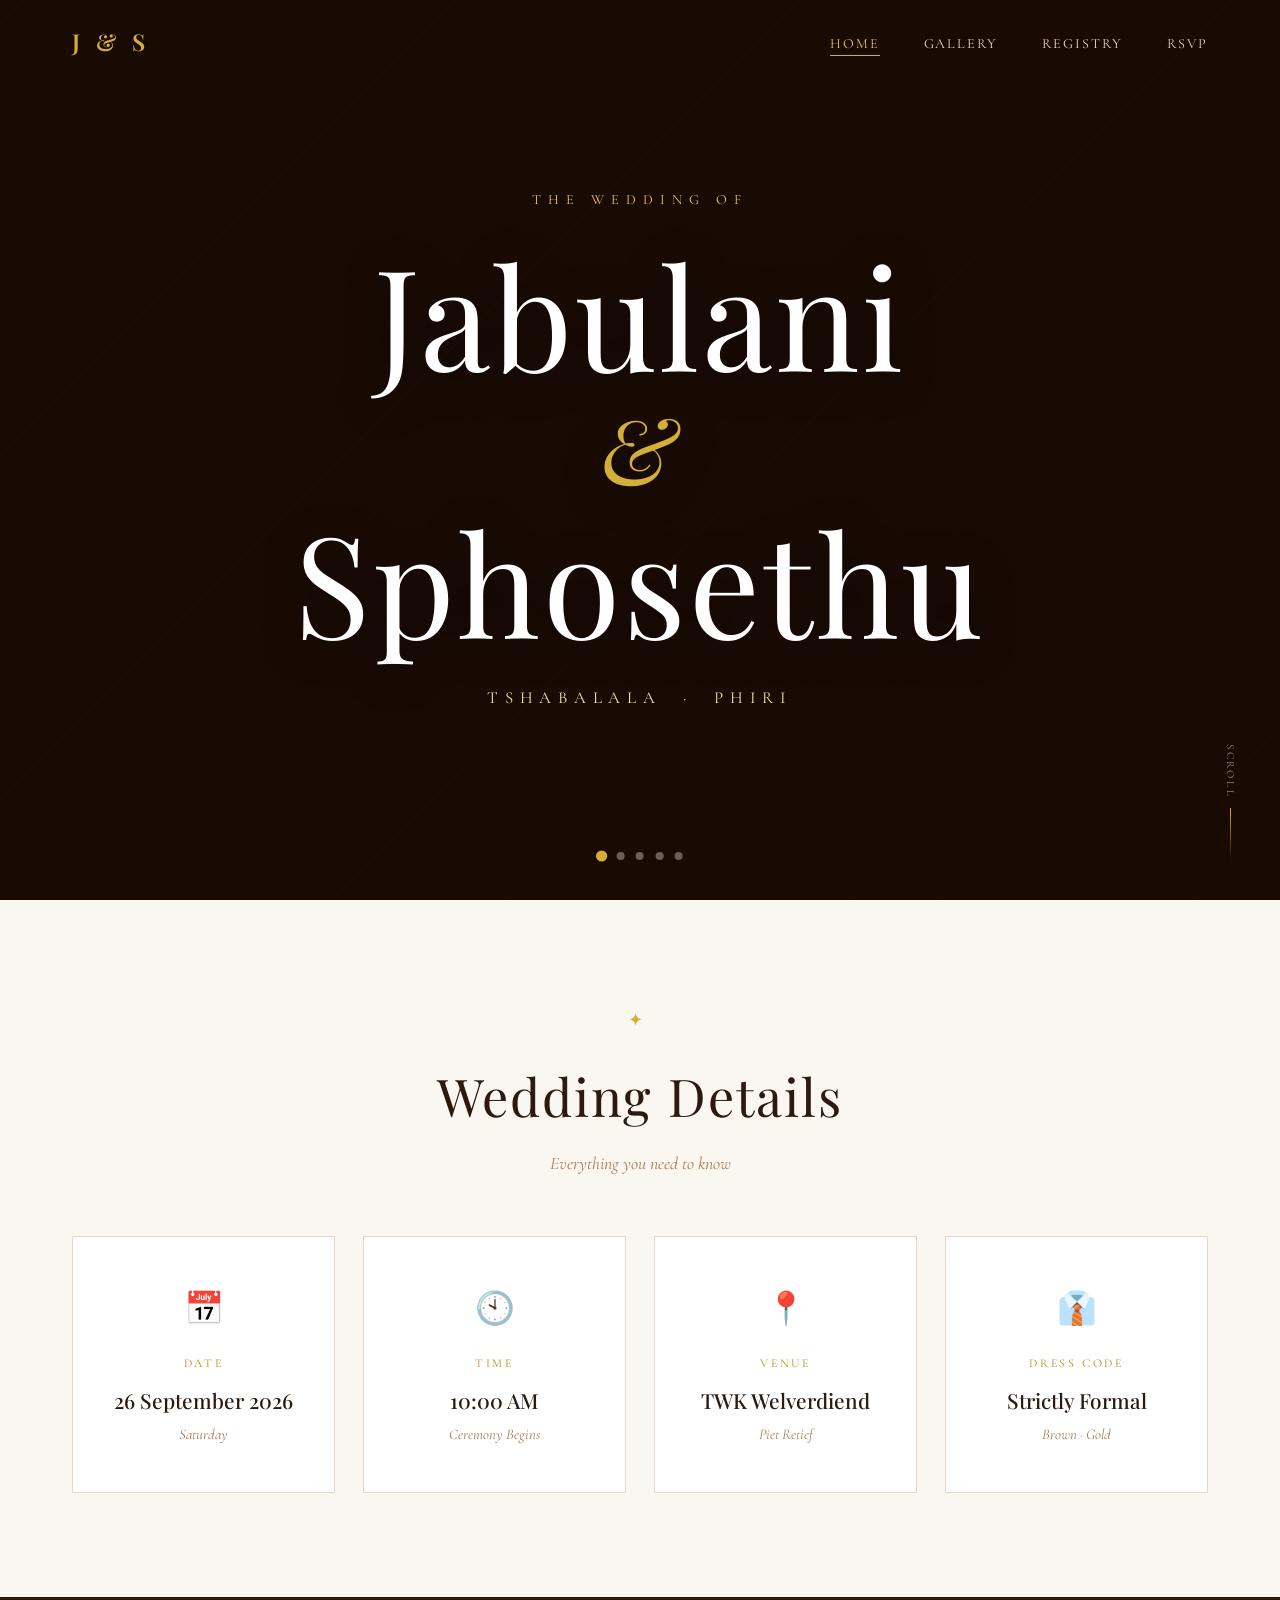
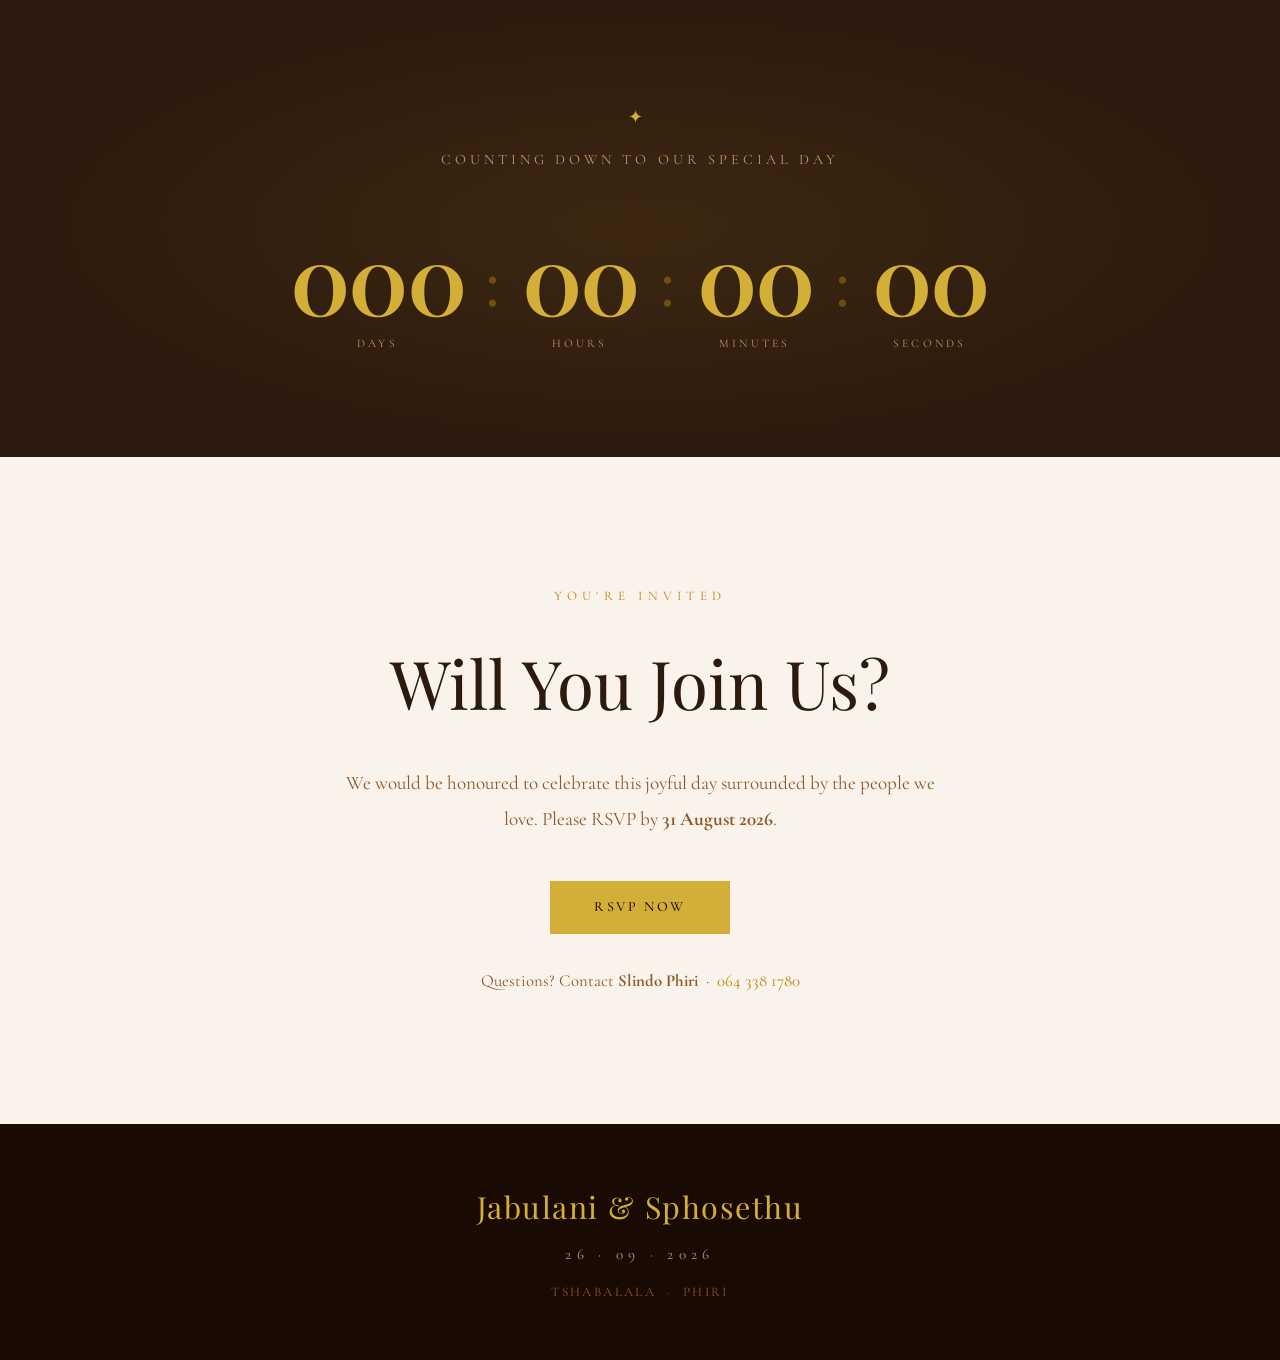
<file: index.html>
<!DOCTYPE html>
<html lang="en">
<head>
  <meta charset="UTF-8">
  <meta name="viewport" content="width=device-width, initial-scale=1.0">
  <title>Jabulani & Sphosethu | 26 September 2026</title>
  <meta name="description" content="Join us as Jabulani Tshabalala & Sphosethu Phiri celebrate their wedding on 26 September 2026 at TWK Welverdiend, Piet Retief.">
  <link rel="preconnect" href="https://fonts.googleapis.com">
  <link rel="preconnect" href="https://fonts.gstatic.com" crossorigin>
  <link href="https://fonts.googleapis.com/css2?family=Playfair+Display:ital,wght@0,400;0,500;0,600;1,400;1,600&family=Cormorant+Garamond:ital,wght@0,300;0,400;0,500;0,600;1,300;1,400&display=swap" rel="stylesheet">
  <link rel="stylesheet" href="css/styles.css">
</head>
<body>

  <!-- ============================================================
       NAVIGATION
       ============================================================ -->
  <nav class="nav" id="mainNav">
    <div class="nav__container">
      <a href="index.html" class="nav__logo">J &amp; S</a>
      <ul class="nav__links">
        <li><a href="index.html"    class="nav__link active">Home</a></li>
        <li><a href="gallery.html"  class="nav__link">Gallery</a></li>
        <li><a href="registry.html" class="nav__link">Registry</a></li>
        <li><a href="rsvp.html"     class="nav__link">RSVP</a></li>
      </ul>
      <button class="nav__hamburger" id="hamburger" aria-label="Open menu" aria-expanded="false">
        <span></span><span></span><span></span>
      </button>
    </div>
  </nav>

  <!-- Mobile nav overlay -->
  <div class="nav__mobile" id="mobileNav" role="dialog" aria-label="Navigation menu">
    <a href="index.html"    class="nav__mobile-link">Home</a>
    <a href="gallery.html"  class="nav__mobile-link">Gallery</a>
    <a href="registry.html" class="nav__mobile-link">Registry</a>
    <a href="rsvp.html"     class="nav__mobile-link">RSVP</a>
  </div>

  <!-- ============================================================
       HERO SLIDER
       ============================================================ -->
  <section class="hero" id="hero" aria-label="Hero slideshow">
    <div class="hero__slider" id="heroSlider">

      <!-- Slide 1 — Names -->
      <div class="hero__slide hero__slide--1 active" aria-hidden="false">
        <div class="hero__overlay"></div>
        <div class="hero__content">
          <p class="hero__pre">The Wedding of</p>
          <h1 class="hero__names">
            Jabulani
            <span class="hero__ampersand">&amp;</span>
            Sphosethu
          </h1>
          <p class="hero__families">Tshabalala &nbsp;·&nbsp; Phiri</p>
        </div>
      </div>

      <!-- Slide 2 — Quote -->
      <div class="hero__slide hero__slide--2" aria-hidden="true">
        <div class="hero__overlay"></div>
        <div class="hero__content">
          <p class="hero__pre">A Love Story</p>
          <h2 class="hero__quote">"Two hearts,<br>one journey"</h2>
          <p class="hero__families">Tshabalala &nbsp;·&nbsp; Phiri</p>
        </div>
      </div>

      <!-- Slide 3 — Date & Venue -->
      <div class="hero__slide hero__slide--3" aria-hidden="true">
        <div class="hero__overlay"></div>
        <div class="hero__content">
          <p class="hero__pre">Join Us</p>
          <h2 class="hero__date-display">26 September<br>2026</h2>
          <p class="hero__venue-display">TWK Welverdiend &nbsp;·&nbsp; Piet Retief</p>
        </div>
      </div>

      <!-- Slide 4 — Families -->
      <div class="hero__slide hero__slide--4" aria-hidden="true">
        <div class="hero__overlay"></div>
        <div class="hero__content">
          <p class="hero__pre">Together Forever</p>
          <h2 class="hero__quote">"Where two families<br>become one"</h2>
          <p class="hero__families">Tshabalala &nbsp;·&nbsp; Phiri</p>
        </div>
      </div>

      <!-- Slide 5 — Dress Code -->
      <div class="hero__slide hero__slide--5" aria-hidden="true">
        <div class="hero__overlay"></div>
        <div class="hero__content">
          <p class="hero__pre">Dress Code</p>
          <h2 class="hero__quote">Strictly Formal</h2>
          <p class="hero__dress">All shades of brown with a touch of gold &amp; lemon</p>
        </div>
      </div>

    </div>

    <!-- Dot indicators -->
    <div class="hero__dots" id="heroDots" role="tablist" aria-label="Slides">
      <button class="hero__dot active" data-index="0" role="tab" aria-selected="true"  aria-label="Slide 1"></button>
      <button class="hero__dot"        data-index="1" role="tab" aria-selected="false" aria-label="Slide 2"></button>
      <button class="hero__dot"        data-index="2" role="tab" aria-selected="false" aria-label="Slide 3"></button>
      <button class="hero__dot"        data-index="3" role="tab" aria-selected="false" aria-label="Slide 4"></button>
      <button class="hero__dot"        data-index="4" role="tab" aria-selected="false" aria-label="Slide 5"></button>
    </div>

    <!-- Scroll nudge -->
    <div class="hero__scroll" aria-hidden="true">
      <span>Scroll</span>
      <div class="hero__scroll-line"></div>
    </div>
  </section>

  <!-- ============================================================
       DETAILS
       ============================================================ -->
  <section class="details" id="details">
    <div class="details__container">
      <span class="section-ornament">✦</span>
      <h2 class="section-heading">Wedding Details</h2>
      <p class="section-subheading">Everything you need to know</p>

      <div class="details__grid">
        <div class="details__card">
          <div class="details__icon">📅</div>
          <p class="details__card-title">Date</p>
          <p class="details__card-text">26 September 2026</p>
          <p class="details__card-sub">Saturday</p>
        </div>
        <div class="details__card">
          <div class="details__icon">🕙</div>
          <p class="details__card-title">Time</p>
          <p class="details__card-text">10:00 AM</p>
          <p class="details__card-sub">Ceremony Begins</p>
        </div>
        <div class="details__card">
          <div class="details__icon">📍</div>
          <p class="details__card-title">Venue</p>
          <p class="details__card-text">TWK Welverdiend</p>
          <p class="details__card-sub">Piet Retief</p>
        </div>
        <div class="details__card">
          <div class="details__icon">👔</div>
          <p class="details__card-title">Dress Code</p>
          <p class="details__card-text">Strictly Formal</p>
          <p class="details__card-sub">Brown · Gold</p>
        </div>
      </div>
    </div>
  </section>

  <!-- ============================================================
       COUNTDOWN
       ============================================================ -->
  <section class="countdown" id="countdown">
    <div class="countdown__container">
      <span class="section-ornament">✦</span>
      <p class="countdown__label">Counting Down to Our Special Day</p>
      <div class="countdown__timer" id="countdownTimer" aria-live="polite" aria-atomic="true">
        <div class="countdown__unit">
          <span class="countdown__number" id="cdDays">000</span>
          <span class="countdown__text">Days</span>
        </div>
        <span class="countdown__sep" aria-hidden="true">:</span>
        <div class="countdown__unit">
          <span class="countdown__number" id="cdHours">00</span>
          <span class="countdown__text">Hours</span>
        </div>
        <span class="countdown__sep" aria-hidden="true">:</span>
        <div class="countdown__unit">
          <span class="countdown__number" id="cdMinutes">00</span>
          <span class="countdown__text">Minutes</span>
        </div>
        <span class="countdown__sep" aria-hidden="true">:</span>
        <div class="countdown__unit">
          <span class="countdown__number" id="cdSeconds">00</span>
          <span class="countdown__text">Seconds</span>
        </div>
      </div>
    </div>
  </section>

  <!-- ============================================================
       CTA
       ============================================================ -->
  <section class="cta">
    <div class="cta__container">
      <p class="cta__pre">You're Invited</p>
      <h2 class="cta__heading">Will You Join Us?</h2>
      <p class="cta__text">
        We would be honoured to celebrate this joyful day surrounded by the people
        we love. Please RSVP by <strong>31 August 2026</strong>.
      </p>
      <a href="rsvp.html" class="btn btn--primary">RSVP Now</a>
      <p class="cta__contact">
        Questions? Contact <strong>Slindo Phiri</strong>
        &nbsp;·&nbsp;
        <a href="tel:0643381780">064 338 1780</a>
      </p>
    </div>
  </section>

  <!-- ============================================================
       FOOTER
       ============================================================ -->
  <footer class="footer">
    <div>
      <p class="footer__names">Jabulani &amp; Sphosethu</p>
      <p class="footer__date">26 · 09 · 2026</p>
      <p class="footer__family">Tshabalala &nbsp;·&nbsp; Phiri</p>
    </div>
  </footer>

  <script src="js/main.js"></script>
  <script src="js/home.js"></script>
</body>
</html>
</file>
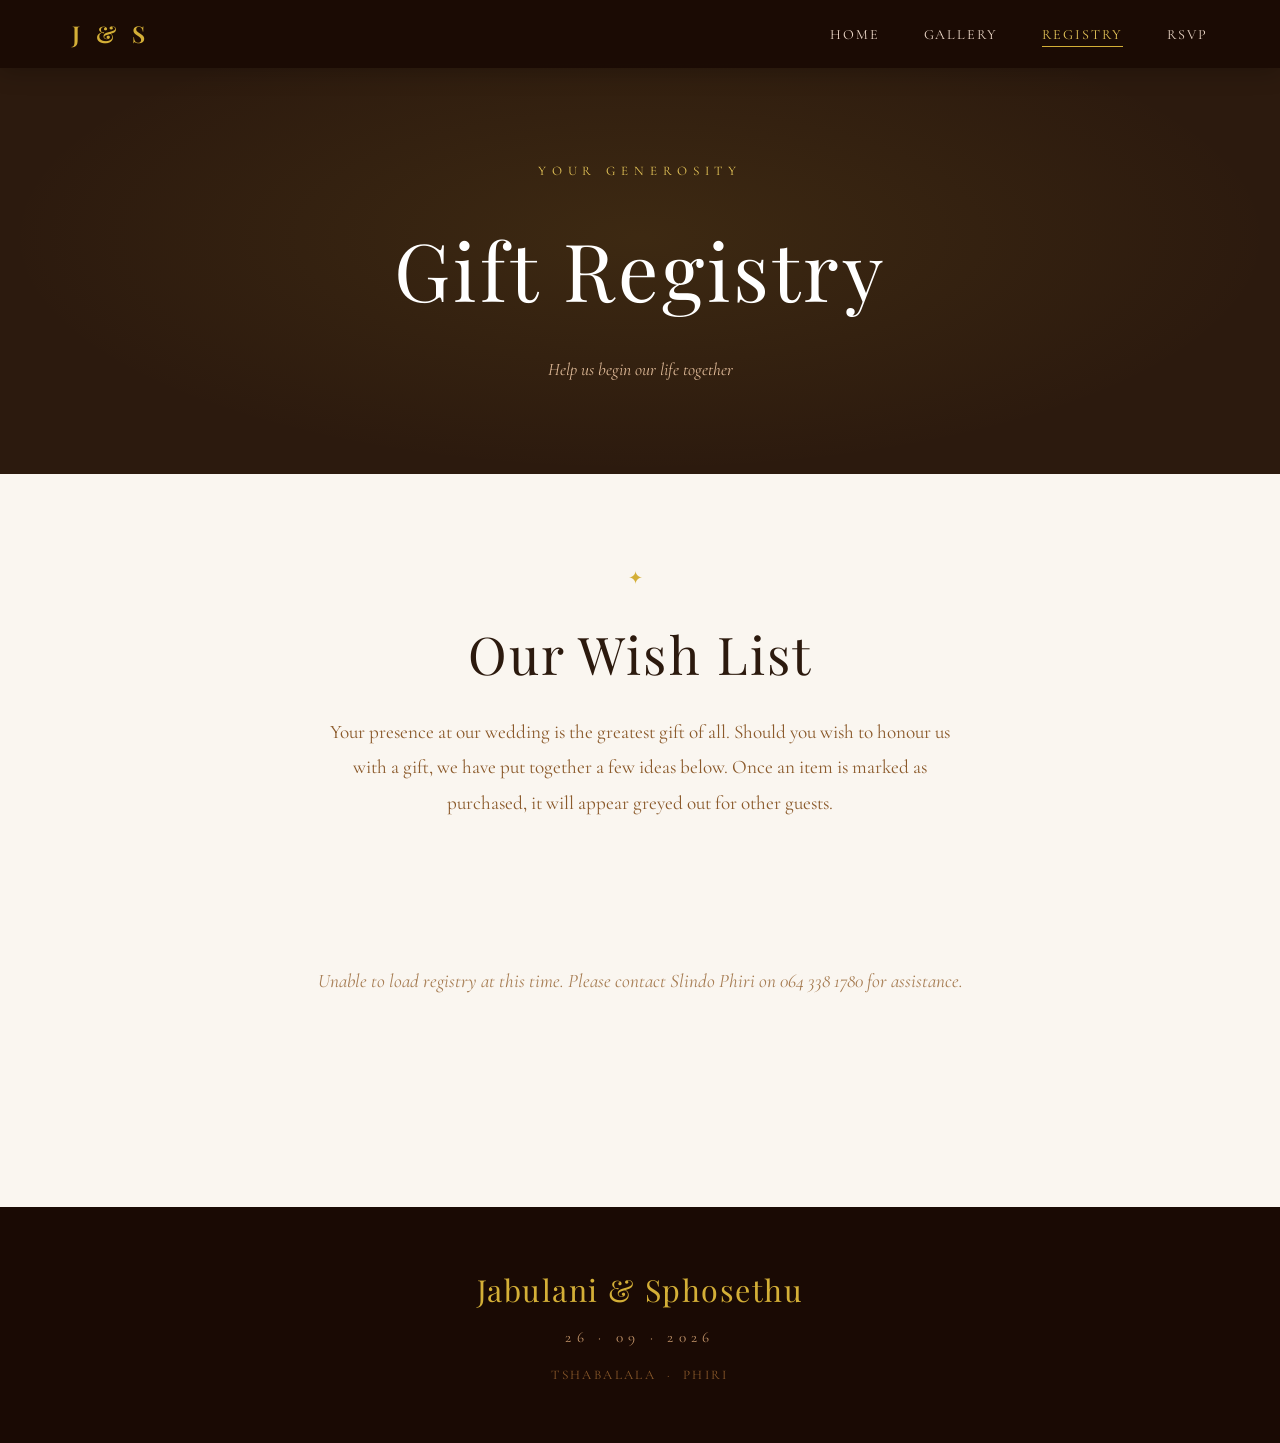
<file: registry.html>
<!DOCTYPE html>
<html lang="en">
<head>
  <meta charset="UTF-8">
  <meta name="viewport" content="width=device-width, initial-scale=1.0">
  <title>Gift Registry | Jabulani &amp; Sphosethu</title>
  <meta name="description" content="Gift registry for the wedding of Jabulani Tshabalala and Sphosethu Phiri.">
  <link rel="preconnect" href="https://fonts.googleapis.com">
  <link rel="preconnect" href="https://fonts.gstatic.com" crossorigin>
  <link href="https://fonts.googleapis.com/css2?family=Playfair+Display:ital,wght@0,400;0,500;0,600;1,400;1,600&family=Cormorant+Garamond:ital,wght@0,300;0,400;0,500;0,600;1,300;1,400&display=swap" rel="stylesheet">
  <link rel="stylesheet" href="css/styles.css">
</head>
<body>

  <!-- Navigation -->
  <nav class="nav nav--scrolled" id="mainNav">
    <div class="nav__container">
      <a href="index.html" class="nav__logo">J &amp; S</a>
      <ul class="nav__links">
        <li><a href="index.html"    class="nav__link">Home</a></li>
        <li><a href="gallery.html"  class="nav__link">Gallery</a></li>
        <li><a href="registry.html" class="nav__link active">Registry</a></li>
        <li><a href="rsvp.html"     class="nav__link">RSVP</a></li>
      </ul>
      <button class="nav__hamburger" id="hamburger" aria-label="Open menu" aria-expanded="false">
        <span></span><span></span><span></span>
      </button>
    </div>
  </nav>

  <!-- Mobile nav -->
  <div class="nav__mobile" id="mobileNav">
    <a href="index.html"    class="nav__mobile-link">Home</a>
    <a href="gallery.html"  class="nav__mobile-link">Gallery</a>
    <a href="registry.html" class="nav__mobile-link">Registry</a>
    <a href="rsvp.html"     class="nav__mobile-link">RSVP</a>
  </div>

  <!-- Page Header -->
  <header class="page-header">
    <div class="page-header__content">
      <p class="page-header__pre">Your generosity</p>
      <h1 class="page-header__title">Gift Registry</h1>
      <p class="page-header__subtitle">Help us begin our life together</p>
    </div>
  </header>

  <!-- Registry Section -->
  <section class="registry-section">
    <div class="registry__container">

      <div class="registry__intro">
        <span class="section-ornament">✦</span>
        <h2 class="section-heading">Our Wish List</h2>
        <p class="registry__intro-text">
          Your presence at our wedding is the greatest gift of all. Should you wish to
          honour us with a gift, we have put together a few ideas below. Once an item
          is marked as purchased, it will appear greyed out for other guests.
        </p>
      </div>

      <!-- Items rendered here by registry.js -->
      <div id="registryStatus" class="registry__status">
        Loading registry items&hellip;
      </div>
      <div id="registryGrid" class="registry__grid" aria-live="polite"></div>

    </div>
  </section>

  <!-- Footer -->
  <footer class="footer">
    <div>
      <p class="footer__names">Jabulani &amp; Sphosethu</p>
      <p class="footer__date">26 · 09 · 2026</p>
      <p class="footer__family">Tshabalala &nbsp;·&nbsp; Phiri</p>
    </div>
  </footer>

  <script src="js/main.js"></script>
  <script src="js/registry.js"></script>
</body>
</html>
</file>
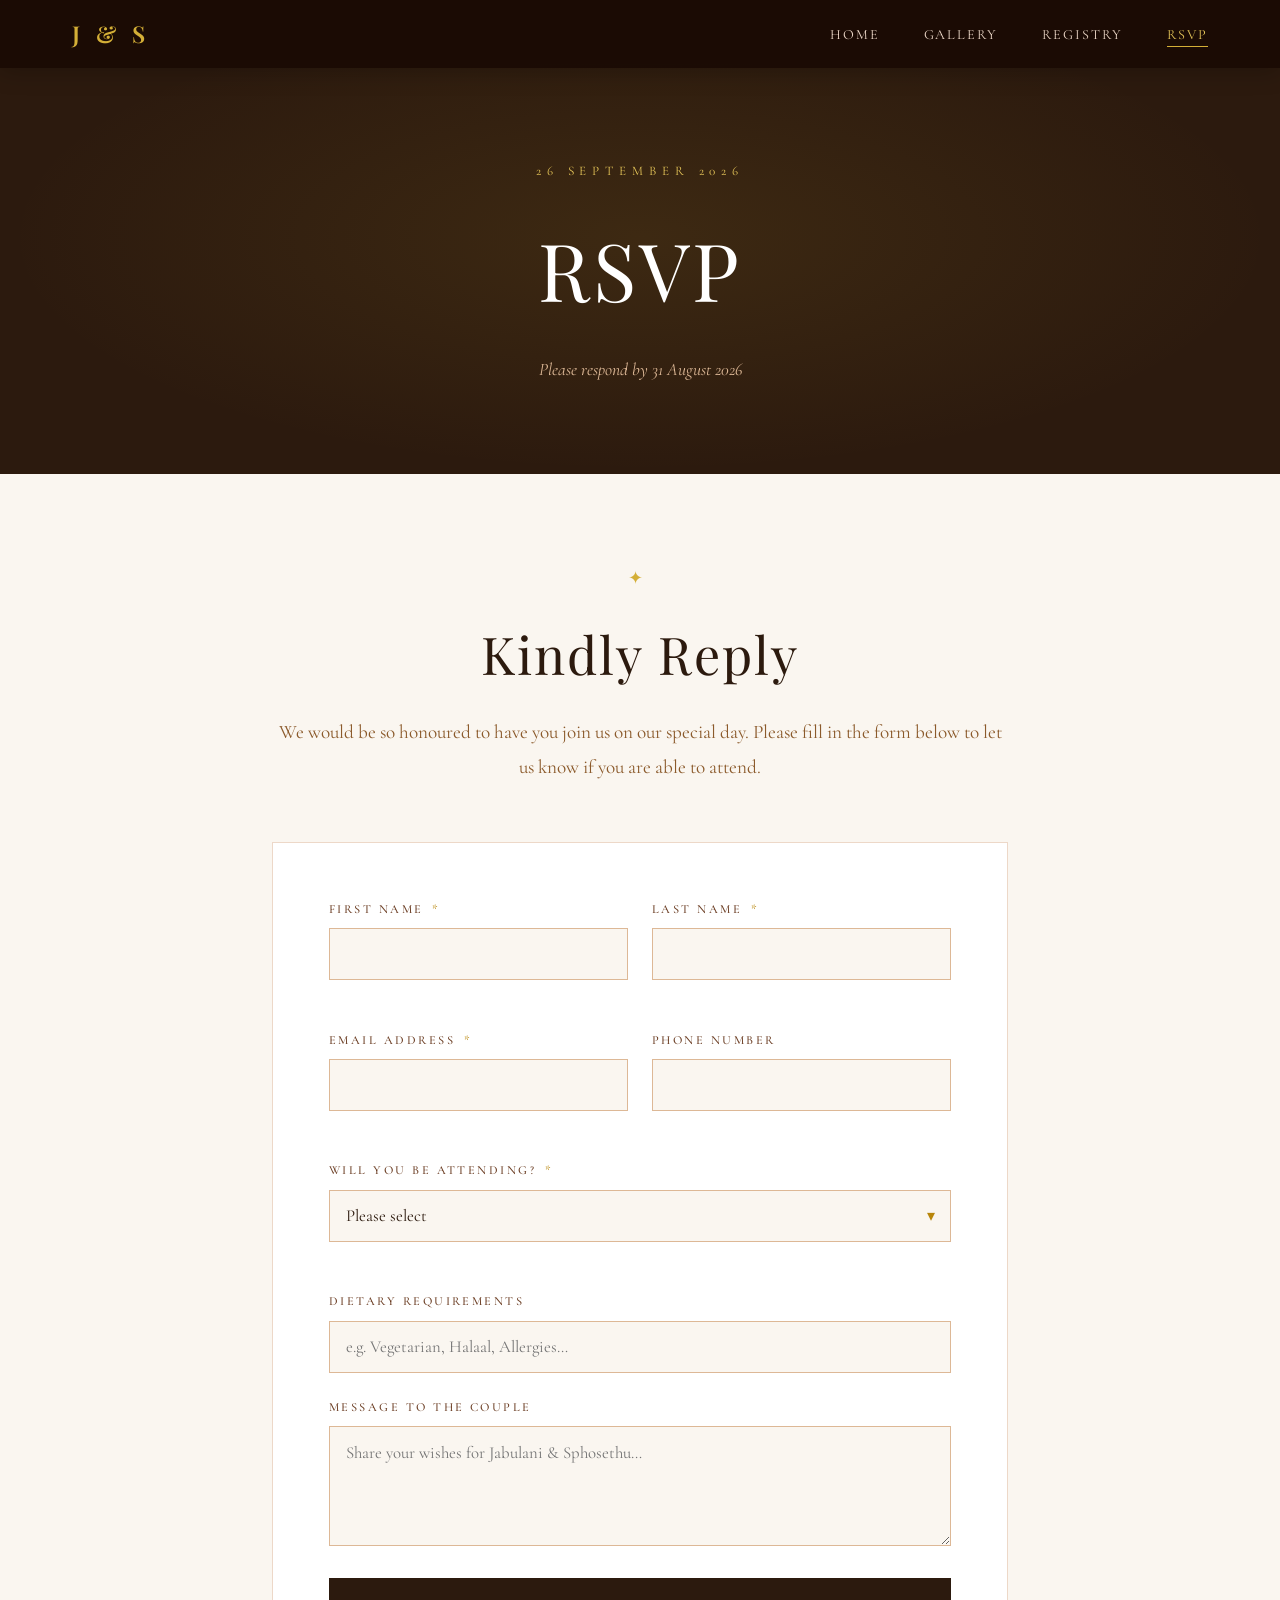
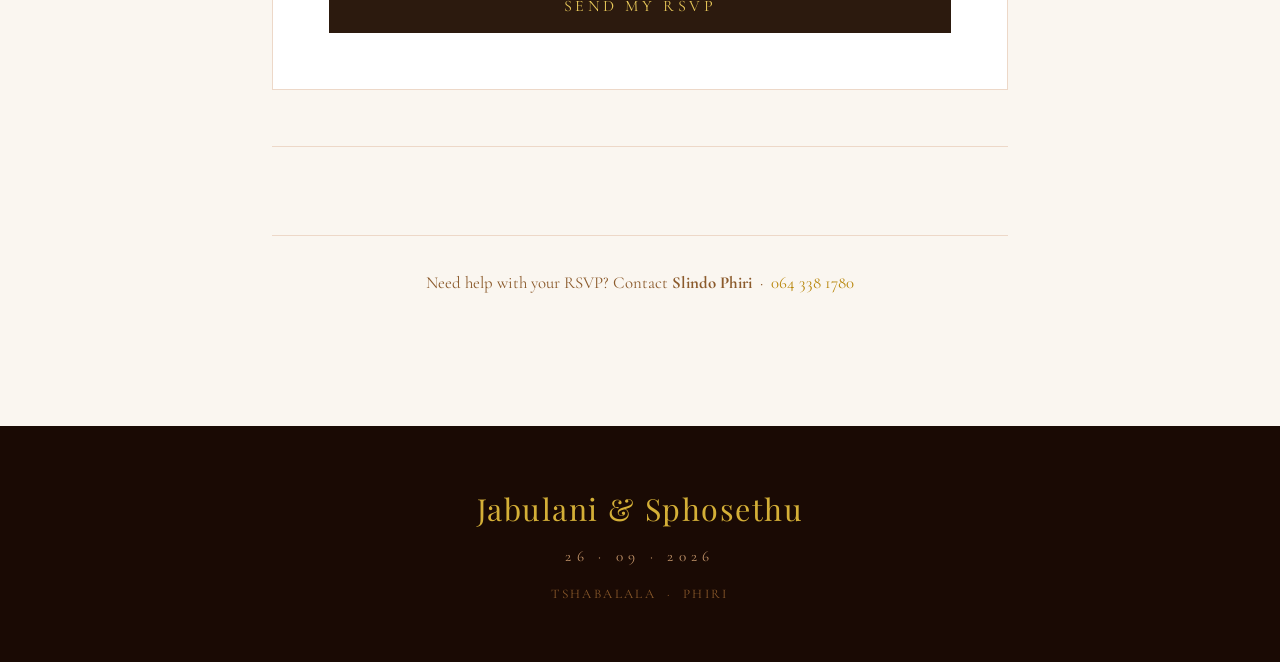
<file: rsvp.html>
<!DOCTYPE html>
<html lang="en">
<head>
  <meta charset="UTF-8">
  <meta name="viewport" content="width=device-width, initial-scale=1.0">
  <title>RSVP | Jabulani &amp; Sphosethu</title>
  <meta name="description" content="RSVP to the wedding of Jabulani Tshabalala and Sphosethu Phiri on 26 September 2026.">
  <link rel="preconnect" href="https://fonts.googleapis.com">
  <link rel="preconnect" href="https://fonts.gstatic.com" crossorigin>
  <link href="https://fonts.googleapis.com/css2?family=Playfair+Display:ital,wght@0,400;0,500;0,600;1,400;1,600&family=Cormorant+Garamond:ital,wght@0,300;0,400;0,500;0,600;1,300;1,400&display=swap" rel="stylesheet">
  <link rel="stylesheet" href="css/styles.css">
</head>
<body>

  <!-- Navigation -->
  <nav class="nav nav--scrolled" id="mainNav">
    <div class="nav__container">
      <a href="index.html" class="nav__logo">J &amp; S</a>
      <ul class="nav__links">
        <li><a href="index.html"    class="nav__link">Home</a></li>
        <li><a href="gallery.html"  class="nav__link">Gallery</a></li>
        <li><a href="registry.html" class="nav__link">Registry</a></li>
        <li><a href="rsvp.html"     class="nav__link active">RSVP</a></li>
      </ul>
      <button class="nav__hamburger" id="hamburger" aria-label="Open menu" aria-expanded="false">
        <span></span><span></span><span></span>
      </button>
    </div>
  </nav>

  <!-- Mobile nav -->
  <div class="nav__mobile" id="mobileNav">
    <a href="index.html"    class="nav__mobile-link">Home</a>
    <a href="gallery.html"  class="nav__mobile-link">Gallery</a>
    <a href="registry.html" class="nav__mobile-link">Registry</a>
    <a href="rsvp.html"     class="nav__mobile-link">RSVP</a>
  </div>

  <!-- Page Header -->
  <header class="page-header">
    <div class="page-header__content">
      <p class="page-header__pre">26 September 2026</p>
      <h1 class="page-header__title">RSVP</h1>
      <p class="page-header__subtitle">Please respond by 31 August 2026</p>
    </div>
  </header>

  <!-- RSVP Section -->
  <section class="rsvp-section">
    <div class="rsvp__container">

      <div class="rsvp__intro">
        <span class="section-ornament">✦</span>
        <h2 class="section-heading">Kindly Reply</h2>
        <p class="rsvp__intro-text">
          We would be so honoured to have you join us on our special day.
          Please fill in the form below to let us know if you are able to attend.
        </p>
      </div>

      <!-- Success state (shown after successful submission) -->
      <div class="rsvp__success" id="rsvpSuccess" role="alert" aria-live="polite">
        <div class="rsvp__success-icon">✦</div>
        <h2 class="rsvp__success-heading">Thank You!</h2>
        <p class="rsvp__success-text">
          Your RSVP has been received. We look forward to celebrating with you
          on <strong>26 September 2026</strong>.
        </p>
      </div>

      <!-- Form -->
      <form class="rsvp__form" id="rsvpForm" novalidate>

        <!-- Row: First Name + Last Name -->
        <div class="form__row">
          <div class="form__group">
            <label for="firstName" class="form__label">
              First Name <span class="req" aria-hidden="true">*</span>
            </label>
            <input
              type="text"
              id="firstName"
              name="firstName"
              class="form__input"
              autocomplete="given-name"
              required
            >
            <span class="form__error" id="firstNameError" role="alert"></span>
          </div>
          <div class="form__group">
            <label for="lastName" class="form__label">
              Last Name <span class="req" aria-hidden="true">*</span>
            </label>
            <input
              type="text"
              id="lastName"
              name="lastName"
              class="form__input"
              autocomplete="family-name"
              required
            >
            <span class="form__error" id="lastNameError" role="alert"></span>
          </div>
        </div>

        <!-- Row: Email + Phone -->
        <div class="form__row">
          <div class="form__group">
            <label for="email" class="form__label">
              Email Address <span class="req" aria-hidden="true">*</span>
            </label>
            <input
              type="email"
              id="email"
              name="email"
              class="form__input"
              autocomplete="email"
              required
            >
            <span class="form__error" id="emailError" role="alert"></span>
          </div>
          <div class="form__group">
            <label for="phone" class="form__label">Phone Number</label>
            <input
              type="tel"
              id="phone"
              name="phone"
              class="form__input"
              autocomplete="tel"
            >
            <span class="form__error" id="phoneError" role="alert"></span>
          </div>
        </div>

        <!-- Attending -->
        <div class="form__group">
          <label for="attending" class="form__label">
            Will you be attending? <span class="req" aria-hidden="true">*</span>
          </label>
          <div class="form__select-wrap">
            <select id="attending" name="attending" class="form__select" required>
              <option value="" disabled selected>Please select</option>
              <option value="yes">Yes, I will be there!</option>
              <option value="no">Unfortunately I cannot attend</option>
            </select>
          </div>
          <span class="form__error" id="attendingError" role="alert"></span>
        </div>

        <!-- Guest count (shown only when attending = yes) -->
        <div class="form__group form__group--guests" id="guestCountGroup">
          <label for="guestCount" class="form__label">
            Number of Guests (including yourself) <span class="req" aria-hidden="true">*</span>
          </label>
          <div class="form__select-wrap">
            <select id="guestCount" name="guestCount" class="form__select">
              <option value="" disabled selected>Select guest count</option>
              <option value="1">1 — Just me</option>
              <option value="2">2</option>
              <option value="3">3</option>
              <option value="4">4</option>
              <option value="5">5</option>
              <option value="6">6+</option>
            </select>
          </div>
          <span class="form__error" id="guestCountError" role="alert"></span>
        </div>

        <!-- Dietary Requirements -->
        <div class="form__group">
          <label for="dietary" class="form__label">Dietary Requirements</label>
          <input
            type="text"
            id="dietary"
            name="dietary"
            class="form__input"
            placeholder="e.g. Vegetarian, Halaal, Allergies…"
          >
        </div>

        <!-- Message -->
        <div class="form__group">
          <label for="message" class="form__label">Message to the Couple</label>
          <textarea
            id="message"
            name="message"
            class="form__textarea"
            rows="4"
            placeholder="Share your wishes for Jabulani &amp; Sphosethu…"
          ></textarea>
        </div>

        <button type="submit" class="form__submit" id="rsvpSubmit">
          Send My RSVP
        </button>

      </form>

      <!-- Contact -->
      <div class="rsvp__contact">
        <p class="rsvp__contact">
          Need help with your RSVP? Contact <strong>Slindo Phiri</strong>
          &nbsp;·&nbsp;
          <a href="tel:0643381780">064 338 1780</a>
        </p>
      </div>

    </div>
  </section>

  <!-- Footer -->
  <footer class="footer">
    <div>
      <p class="footer__names">Jabulani &amp; Sphosethu</p>
      <p class="footer__date">26 · 09 · 2026</p>
      <p class="footer__family">Tshabalala &nbsp;·&nbsp; Phiri</p>
    </div>
  </footer>

  <script src="js/main.js"></script>
  <script src="js/rsvp.js"></script>
</body>
</html>
</file>
<file: css/styles.css>
/* ================================================================
   WEDDING WEBSITE — Jabulani Tshabalala & Sphosethu Phiri
   26 September 2026 · TWK Welverdiend, Piet Retief
   Palette: Brown · Gold · Lemon
   Fonts: Playfair Display (headings) · Cormorant Garamond (body)
   ================================================================ */

/* ---- Reset & Base ------------------------------------------- */
*, *::before, *::after { box-sizing: border-box; margin: 0; padding: 0; }

:root {
  /* Browns */
  --brown-900: #1A0A04;
  --brown-800: #2C1A0E;
  --brown-700: #4A2C17;
  --brown-600: #6B3D23;
  --brown-500: #8B5A2B;
  --brown-400: #A67C52;
  --brown-300: #C4956A;
  --brown-200: #DDB896;
  --brown-100: #EDD8C8;
  --brown-50:  #FAF3EC;
  /* Gold */
  --gold-dark:  #7A5800;
  --gold:       #B8860B;
  --gold-mid:   #D4AF37;
  --gold-light: #E8C85A;
  --gold-pale:  #F5E6A3;
  /* Lemon */
  --lemon:      #F0E040;
  --lemon-mid:  #F5EA7A;
  --lemon-pale: #FDFACD;
  /* Surface */
  --cream:  #FAF6F0;
  --white:  #FFFFFF;
  /* Type */
  --font-serif: 'Playfair Display', Georgia, serif;
  --font-body:  'Cormorant Garamond', Georgia, serif;
  /* Motion */
  --ease: 0.3s ease;
  --ease-slow: 0.65s ease;
}

html { scroll-behavior: smooth; font-size: 16px; }

body {
  font-family: var(--font-body);
  background: var(--cream);
  color: var(--brown-800);
  line-height: 1.75;
  overflow-x: hidden;
}

img  { max-width: 100%; display: block; }
a    { text-decoration: none; color: inherit; }
ul   { list-style: none; }

/* ================================================================
   NAV
   ================================================================ */
.nav {
  position: fixed;
  inset-inline: 0;
  top: 0;
  z-index: 1000;
  padding: 1.4rem 0;
  transition: background var(--ease), padding var(--ease);
}

.nav--scrolled {
  background: rgba(26, 10, 4, 0.90);
  backdrop-filter: blur(14px);
  -webkit-backdrop-filter: blur(14px);
  padding: 0.85rem 0;
  box-shadow: 0 2px 24px rgba(0,0,0,0.25);
}

.nav__container {
  max-width: 1200px;
  margin: 0 auto;
  padding: 0 2rem;
  display: flex;
  align-items: center;
  justify-content: space-between;
}

.nav__logo {
  font-family: var(--font-serif);
  font-size: 1.45rem;
  color: var(--gold-mid);
  letter-spacing: 0.22em;
  font-weight: 600;
}

.nav__links {
  display: flex;
  gap: 2.75rem;
}

.nav__link {
  font-family: var(--font-body);
  font-size: 0.88rem;
  letter-spacing: 0.14em;
  text-transform: uppercase;
  color: var(--brown-100);
  position: relative;
  padding-bottom: 4px;
  transition: color var(--ease);
}

.nav__link::after {
  content: '';
  position: absolute;
  bottom: 0; left: 0;
  width: 0; height: 1px;
  background: var(--gold-mid);
  transition: width var(--ease);
}

.nav__link:hover,
.nav__link.active { color: var(--gold-light); }

.nav__link:hover::after,
.nav__link.active::after { width: 100%; }

/* Hamburger */
.nav__hamburger {
  display: none;
  flex-direction: column;
  gap: 5px;
  background: none;
  border: none;
  cursor: pointer;
  padding: 4px;
  z-index: 1100;
}
.nav__hamburger span {
  display: block;
  width: 24px; height: 1.5px;
  background: var(--gold-mid);
  transition: all var(--ease);
}
.nav__hamburger.open span:nth-child(1) { transform: translateY(6.5px) rotate(45deg); }
.nav__hamburger.open span:nth-child(2) { opacity: 0; }
.nav__hamburger.open span:nth-child(3) { transform: translateY(-6.5px) rotate(-45deg); }

/* Mobile overlay */
.nav__mobile {
  display: none;
  position: fixed;
  inset: 0;
  background: var(--brown-900);
  z-index: 1050;
  flex-direction: column;
  align-items: center;
  justify-content: center;
  gap: 2.5rem;
}
.nav__mobile.open { display: flex; }

.nav__mobile-link {
  font-family: var(--font-serif);
  font-size: 2.25rem;
  color: var(--brown-100);
  letter-spacing: 0.06em;
  transition: color var(--ease);
}
.nav__mobile-link:hover { color: var(--gold-light); }

/* ================================================================
   HERO
   ================================================================ */
.hero {
  position: relative;
  height: 100vh;
  min-height: 640px;
  overflow: hidden;
}

.hero__slider {
  width: 100%; height: 100%;
  position: relative;
}

.hero__slide {
  position: absolute;
  inset: 0;
  display: flex;
  align-items: center;
  justify-content: center;
  opacity: 0;
  transition: opacity 1s ease;
}
.hero__slide.active { opacity: 1; }

/* ---- Slide Backgrounds ---- */
.hero__slide--1 { background: var(--brown-900); }
.hero__slide--2 { background: var(--brown-800); }
.hero__slide--3 { background: var(--brown-900); }
.hero__slide--4 { background: var(--brown-800); }
.hero__slide--5 { background: var(--brown-900); }

.hero__overlay {
  position: absolute;
  inset: 0;
  background: rgba(26, 10, 4, 0.30);
}

/* Gold shimmer lines on slides */
.hero__slide::before {
  content: '';
  position: absolute;
  inset: 0;
  background:
    repeating-linear-gradient(
      -45deg,
      transparent,
      transparent 60px,
      rgba(212,175,55,0.025) 60px,
      rgba(212,175,55,0.025) 61px
    );
  pointer-events: none;
}

.hero__content {
  position: relative;
  z-index: 2;
  text-align: center;
  padding: 2rem;
  animation: heroFadeUp 1.1s ease both;
}

@keyframes heroFadeUp {
  from { opacity: 0; transform: translateY(32px); }
  to   { opacity: 1; transform: translateY(0); }
}

.hero__pre {
  font-family: var(--font-body);
  font-size: 0.88rem;
  letter-spacing: 0.5em;
  text-transform: uppercase;
  color: var(--gold-light);
  margin-bottom: 1.75rem;
}

.hero__names {
  font-family: var(--font-serif);
  font-size: clamp(3.8rem, 11vw, 9rem);
  font-weight: 400;
  line-height: 1.05;
  letter-spacing: 0.02em;
  color: var(--white);
  text-shadow: 0 6px 40px rgba(0,0,0,0.4);
}

.hero__ampersand {
  color: var(--gold-mid);
  font-style: italic;
  font-size: 0.65em;
  display: block;
  line-height: 1.3;
}

.hero__families {
  font-family: var(--font-body);
  font-size: 1.05rem;
  letter-spacing: 0.4em;
  text-transform: uppercase;
  color: var(--gold-pale);
  margin-top: 1.75rem;
}

.hero__quote {
  font-family: var(--font-serif);
  font-size: clamp(2.2rem, 5.5vw, 4.5rem);
  font-weight: 400;
  font-style: italic;
  color: var(--white);
  line-height: 1.3;
}

.hero__date-display {
  font-family: var(--font-serif);
  font-size: clamp(2.5rem, 6.5vw, 5.5rem);
  font-weight: 500;
  color: var(--white);
  line-height: 1.2;
}

.hero__venue-display {
  font-family: var(--font-body);
  font-size: 1.25rem;
  color: var(--gold-pale);
  margin-top: 1.25rem;
  letter-spacing: 0.18em;
}

.hero__dress {
  font-family: var(--font-body);
  font-size: 1.1rem;
  color: var(--gold-pale);
  margin-top: 1rem;
  font-style: italic;
  max-width: 480px;
  margin-inline: auto;
}

/* Dot indicators */
.hero__dots {
  position: absolute;
  bottom: 2.5rem;
  left: 50%;
  transform: translateX(-50%);
  display: flex;
  gap: 0.7rem;
  z-index: 10;
}

.hero__dot {
  width: 8px; height: 8px;
  border-radius: 50%;
  background: rgba(255,255,255,0.35);
  border: none;
  cursor: pointer;
  transition: all var(--ease);
  padding: 0;
}
.hero__dot.active {
  background: var(--gold-mid);
  transform: scale(1.4);
}

/* Scroll nudge */
.hero__scroll {
  position: absolute;
  bottom: 2.5rem;
  right: 2.5rem;
  display: flex;
  flex-direction: column;
  align-items: center;
  gap: 0.6rem;
  z-index: 10;
}
.hero__scroll span {
  font-family: var(--font-body);
  font-size: 0.68rem;
  letter-spacing: 0.25em;
  text-transform: uppercase;
  color: rgba(255,255,255,0.55);
  writing-mode: vertical-rl;
}
.hero__scroll-line {
  width: 1px;
  height: 52px;
  background: linear-gradient(to bottom, var(--gold-mid), transparent);
  animation: scrollPulse 2.2s ease infinite;
}
@keyframes scrollPulse {
  0%,100% { opacity: 1; transform: scaleY(1); }
  50%      { opacity: 0.4; transform: scaleY(0.65); }
}

/* ================================================================
   DETAILS
   ================================================================ */
.details {
  padding: 6.5rem 0;
  background: var(--cream);
}

.details__container {
  max-width: 1200px;
  margin: 0 auto;
  padding: 0 2rem;
  text-align: center;
}

.section-ornament {
  color: var(--gold-mid);
  font-size: 1.15rem;
  letter-spacing: 0.55rem;
  margin-bottom: 0.85rem;
  display: block;
  text-align: center;
}

.section-heading {
  font-family: var(--font-serif);
  font-size: clamp(2rem, 4.5vw, 3.25rem);
  color: var(--brown-800);
  text-align: center;
  font-weight: 400;
  letter-spacing: 0.04em;
}

.section-subheading {
  font-family: var(--font-body);
  font-size: 1.1rem;
  color: var(--brown-400);
  text-align: center;
  font-style: italic;
  margin-top: 0.5rem;
  margin-bottom: 3.5rem;
}

.details__grid {
  display: grid;
  grid-template-columns: repeat(4, 1fr);
  gap: 1.75rem;
  margin-top: 3.5rem;
}

.details__card {
  padding: 2.75rem 1.5rem;
  border: 1px solid var(--brown-100);
  background: var(--white);
  transition: transform var(--ease), box-shadow var(--ease);
  position: relative;
  overflow: hidden;
}
.details__card::before {
  content: '';
  position: absolute;
  top: 0; inset-inline: 0;
  height: 3px;
  background: linear-gradient(90deg, var(--gold), var(--lemon), var(--gold));
  transform: scaleX(0);
  transition: transform var(--ease);
}
.details__card:hover {
  transform: translateY(-7px);
  box-shadow: 0 22px 55px rgba(74,44,23,0.11);
}
.details__card:hover::before { transform: scaleX(1); }

.details__icon { font-size: 2rem; margin-bottom: 1rem; }

.details__card-title {
  font-family: var(--font-body);
  font-size: 0.75rem;
  letter-spacing: 0.22em;
  text-transform: uppercase;
  color: var(--gold);
  margin-bottom: 0.5rem;
}
.details__card-text {
  font-family: var(--font-serif);
  font-size: 1.3rem;
  color: var(--brown-800);
  font-weight: 500;
}
.details__card-sub {
  font-family: var(--font-body);
  font-size: 0.92rem;
  color: var(--brown-400);
  margin-top: 0.25rem;
  font-style: italic;
}

/* ================================================================
   COUNTDOWN
   ================================================================ */
.countdown {
  padding: 6.5rem 0;
  background: var(--brown-800);
  position: relative;
  overflow: hidden;
}
.countdown::before {
  content: '';
  position: absolute;
  inset: 0;
  background: radial-gradient(ellipse at center,
    rgba(212,175,55,0.09) 0%, transparent 68%);
  pointer-events: none;
}

.countdown__container {
  max-width: 1000px;
  margin: 0 auto;
  padding: 0 2rem;
  text-align: center;
  position: relative;
}

.countdown__label {
  font-family: var(--font-body);
  font-size: 0.9rem;
  letter-spacing: 0.28em;
  text-transform: uppercase;
  color: var(--brown-300);
  margin-top: 0.75rem;
  margin-bottom: 3.5rem;
}

.countdown__timer {
  display: flex;
  align-items: center;
  justify-content: center;
  gap: 1.25rem;
  flex-wrap: wrap;
}

.countdown__unit {
  display: flex;
  flex-direction: column;
  align-items: center;
  min-width: 120px;
}

.countdown__number {
  font-family: var(--font-serif);
  font-size: clamp(3.2rem, 8vw, 6rem);
  font-weight: 600;
  color: var(--gold-mid);
  line-height: 1;
  letter-spacing: -0.02em;
}
.countdown__text {
  font-family: var(--font-body);
  font-size: 0.72rem;
  letter-spacing: 0.28em;
  text-transform: uppercase;
  color: var(--brown-300);
  margin-top: 0.6rem;
}
.countdown__sep {
  font-family: var(--font-serif);
  font-size: 3.5rem;
  color: var(--gold);
  opacity: 0.45;
  align-self: flex-start;
  margin-top: 0.4rem;
}

/* ================================================================
   CTA
   ================================================================ */
.cta {
  padding: 8rem 0;
  background: var(--brown-50);
  text-align: center;
}
.cta__container {
  max-width: 680px;
  margin: 0 auto;
  padding: 0 2rem;
}
.cta__pre {
  font-family: var(--font-body);
  font-size: 0.82rem;
  letter-spacing: 0.4em;
  text-transform: uppercase;
  color: var(--gold);
  margin-bottom: 1rem;
}
.cta__heading {
  font-family: var(--font-serif);
  font-size: clamp(2.5rem, 5.5vw, 4.2rem);
  font-weight: 400;
  color: var(--brown-800);
  margin-bottom: 1.5rem;
}
.cta__text {
  font-family: var(--font-body);
  font-size: 1.2rem;
  color: var(--brown-500);
  line-height: 1.85;
  margin-bottom: 2.75rem;
}
.cta__contact {
  margin-top: 2rem;
  font-family: var(--font-body);
  font-size: 1.05rem;
  color: var(--brown-500);
}
.cta__contact a {
  color: var(--gold);
  border-bottom: 1px solid transparent;
  transition: border-color var(--ease);
}
.cta__contact a:hover { border-color: var(--gold); }

/* ================================================================
   BUTTONS
   ================================================================ */
.btn {
  display: inline-block;
  padding: 0.9rem 2.75rem;
  font-family: var(--font-body);
  font-size: 0.88rem;
  font-weight: 500;
  letter-spacing: 0.18em;
  text-transform: uppercase;
  cursor: pointer;
  transition: all var(--ease);
  border: none;
}
.btn--primary {
  background: var(--gold-mid);
  color: var(--brown-900);
}
.btn--primary:hover {
  background: var(--gold);
  transform: translateY(-3px);
  box-shadow: 0 10px 28px rgba(184,134,11,0.28);
}
.btn--outline {
  background: transparent;
  border: 1.5px solid var(--gold-mid);
  color: var(--gold-mid);
}
.btn--outline:hover {
  background: var(--gold-mid);
  color: var(--brown-900);
}

/* ================================================================
   FOOTER
   ================================================================ */
.footer {
  background: var(--brown-900);
  padding: 3.5rem 0;
  text-align: center;
}
.footer__names {
  font-family: var(--font-serif);
  font-size: 1.9rem;
  color: var(--gold-mid);
  font-weight: 400;
  letter-spacing: 0.05em;
}
.footer__date {
  font-family: var(--font-body);
  font-size: 0.95rem;
  color: var(--brown-300);
  letter-spacing: 0.35em;
  margin-top: 0.5rem;
}
.footer__family {
  font-family: var(--font-body);
  font-size: 0.82rem;
  color: var(--brown-500);
  margin-top: 0.85rem;
  letter-spacing: 0.18em;
  text-transform: uppercase;
}

/* ================================================================
   PAGE HEADER (interior pages)
   ================================================================ */
.page-header {
  padding: 10rem 0 5.5rem;
  background: var(--brown-800);
  text-align: center;
  position: relative;
  overflow: hidden;
}
.page-header::before {
  content: '';
  position: absolute;
  inset: 0;
  background: radial-gradient(ellipse at center,
    rgba(212,175,55,0.10) 0%, transparent 70%);
  pointer-events: none;
}
.page-header__content { position: relative; z-index: 2; }

.page-header__pre {
  font-family: var(--font-body);
  font-size: 0.82rem;
  letter-spacing: 0.45em;
  text-transform: uppercase;
  color: var(--gold-light);
  margin-bottom: 1rem;
}
.page-header__title {
  font-family: var(--font-serif);
  font-size: clamp(2.75rem, 6.5vw, 5rem);
  font-weight: 400;
  color: var(--white);
  letter-spacing: 0.04em;
}
.page-header__subtitle {
  font-family: var(--font-body);
  font-size: 1.1rem;
  color: var(--brown-200);
  margin-top: 1rem;
  font-style: italic;
}

/* ================================================================
   GALLERY
   ================================================================ */
.gallery-section {
  padding: 5.5rem 0 8rem;
  background: var(--cream);
}
.gallery__container {
  max-width: 1200px;
  margin: 0 auto;
  padding: 0 2rem;
}
.gallery__intro {
  text-align: center;
  margin-bottom: 4rem;
}

/* Mosaic grid — first item spans 2 rows */
.gallery__grid {
  display: grid;
  grid-template-columns: repeat(3, 1fr);
  grid-auto-rows: 300px;
  gap: 1.25rem;
}

.gallery__item {
  overflow: hidden;
  position: relative;
  cursor: zoom-in;
  background: var(--brown-200);
}
.gallery__item:first-child {
  grid-row: span 2;   /* 600px + gap ≈ 610px tall */
}

/* Real photo (when added) */
.gallery__img {
  position: absolute;
  inset: 0;
  width: 100%; height: 100%;
  object-fit: cover;
  object-position: top center;
  transition: transform 0.65s ease;
  z-index: 1;
}
.gallery__img:not([src]),
.gallery__img[src=""] { display: none; }

.gallery__item:hover .gallery__img {
  transform: scale(1.07);
}

/* Placeholder tile */
.gallery__placeholder {
  position: absolute;
  inset: 0;
  display: flex;
  flex-direction: column;
  align-items: center;
  justify-content: center;
  gap: 0.85rem;
  transition: all 0.65s ease;
}

/* Each placeholder gets a subtly different gradient */
.gallery__item:nth-child(1) .gallery__placeholder {
  background: linear-gradient(145deg, #8b5a2b 0%, #4a2c17 50%, #2c1a0e 100%);
}
.gallery__item:nth-child(2) .gallery__placeholder {
  background: linear-gradient(160deg, #6b3d23 0%, #3d200e 100%);
}
.gallery__item:nth-child(3) .gallery__placeholder {
  background: linear-gradient(135deg, #a07040 0%, #4a2c17 100%);
}
.gallery__item:nth-child(4) .gallery__placeholder {
  background: linear-gradient(150deg, #5a3010 0%, #2c1a0e 100%);
}
.gallery__item:nth-child(5) .gallery__placeholder {
  background: linear-gradient(165deg, #7a4a25 0%, #3d200e 100%);
}

.gallery__item:hover .gallery__placeholder {
  filter: brightness(1.1);
}

.gallery__placeholder-icon {
  font-size: 2.5rem;
  opacity: 0.45;
  color: var(--gold-pale);
}
.gallery__placeholder-label {
  font-family: var(--font-serif);
  font-size: 1.15rem;
  color: var(--gold-light);
  font-style: italic;
  opacity: 0.75;
}
.gallery__placeholder-sub {
  font-family: var(--font-body);
  font-size: 0.72rem;
  letter-spacing: 0.22em;
  text-transform: uppercase;
  color: var(--brown-200);
  opacity: 0.5;
}

/* Hover overlay */
.gallery__overlay {
  position: absolute;
  inset: 0;
  background: rgba(26,10,4,0);
  transition: background var(--ease);
  z-index: 2;
  display: flex;
  align-items: center;
  justify-content: center;
}
.gallery__overlay-icon {
  color: var(--white);
  font-size: 2.25rem;
  opacity: 0;
  transform: scale(0.8);
  transition: opacity var(--ease), transform var(--ease);
}
.gallery__item:hover .gallery__overlay {
  background: rgba(26,10,4,0.28);
}
.gallery__item:hover .gallery__overlay-icon {
  opacity: 1;
  transform: scale(1);
}

.gallery__note {
  text-align: center;
  margin-top: 2.5rem;
  font-family: var(--font-body);
  font-size: 1rem;
  color: var(--brown-400);
  font-style: italic;
}

/* ================================================================
   LIGHTBOX
   ================================================================ */
.lightbox {
  display: none;
  position: fixed;
  inset: 0;
  z-index: 2000;
  background: rgba(16, 8, 2, 0.96);
  align-items: center;
  justify-content: center;
  flex-direction: column;
}
.lightbox.open { display: flex; }

.lightbox__stage {
  display: flex;
  align-items: center;
  justify-content: center;
  width: 100%;
  height: 100%;
  padding: 4rem 5rem;
}

.lightbox__img {
  max-width: 100%;
  max-height: 85vh;
  object-fit: contain;
  box-shadow: 0 30px 80px rgba(0,0,0,0.7);
  border: 1px solid rgba(212,175,55,0.15);
  animation: lbFadeIn 0.3s ease;
}
@keyframes lbFadeIn {
  from { opacity: 0; transform: scale(0.95); }
  to   { opacity: 1; transform: scale(1); }
}

.lightbox__close,
.lightbox__prev,
.lightbox__next {
  position: fixed;
  background: none;
  border: none;
  color: var(--gold-mid);
  cursor: pointer;
  transition: color var(--ease), transform var(--ease);
  line-height: 1;
  z-index: 2010;
}

.lightbox__close {
  top: 1.5rem;
  right: 2rem;
  font-size: 2.75rem;
  font-weight: 300;
}
.lightbox__close:hover { color: var(--white); transform: rotate(90deg); }

.lightbox__prev,
.lightbox__next {
  top: 50%;
  transform: translateY(-50%);
  font-size: 2.25rem;
  padding: 1rem;
}
.lightbox__prev { left: 1rem; }
.lightbox__next { right: 1rem; }

.lightbox__prev:hover { color: var(--white); transform: translateY(-50%) translateX(-3px); }
.lightbox__next:hover { color: var(--white); transform: translateY(-50%) translateX(3px); }

.lightbox__counter {
  position: fixed;
  bottom: 1.5rem;
  left: 50%;
  transform: translateX(-50%);
  font-family: var(--font-body);
  font-size: 0.82rem;
  letter-spacing: 0.22em;
  color: var(--brown-300);
  text-transform: uppercase;
}

/* ================================================================
   REGISTRY
   ================================================================ */
.registry-section {
  padding: 5.5rem 0 8rem;
  background: var(--cream);
}
.registry__container {
  max-width: 1200px;
  margin: 0 auto;
  padding: 0 2rem;
}
.registry__intro {
  text-align: center;
  max-width: 620px;
  margin: 0 auto 4rem;
}
.registry__intro-text {
  font-family: var(--font-body);
  font-size: 1.2rem;
  color: var(--brown-500);
  line-height: 1.85;
  margin-top: 1rem;
}

.registry__status {
  text-align: center;
  padding: 5rem;
  font-family: var(--font-body);
  font-size: 1.2rem;
  color: var(--brown-400);
  font-style: italic;
}

.registry__grid {
  display: grid;
  grid-template-columns: repeat(auto-fill, minmax(310px, 1fr));
  gap: 2rem;
}

.registry__card {
  background: var(--white);
  border: 1px solid var(--brown-100);
  padding: 2.25rem;
  transition: transform var(--ease), box-shadow var(--ease);
  position: relative;
  overflow: hidden;
}
.registry__card::before {
  content: '';
  position: absolute;
  top: 0; inset-inline: 0;
  height: 3px;
  background: linear-gradient(90deg, var(--gold), var(--lemon), var(--gold));
  transform: scaleX(0);
  transition: transform var(--ease);
}
.registry__card:hover:not(.purchased) {
  transform: translateY(-5px);
  box-shadow: 0 18px 45px rgba(74,44,23,0.1);
}
.registry__card:hover:not(.purchased)::before { transform: scaleX(1); }

.registry__card.purchased {
  opacity: 0.55;
  background: var(--brown-50);
}

.purchased-badge {
  display: inline-block;
  background: var(--gold-mid);
  color: var(--brown-900);
  font-family: var(--font-body);
  font-size: 0.68rem;
  letter-spacing: 0.16em;
  text-transform: uppercase;
  padding: 0.28rem 0.75rem;
  margin-bottom: 1rem;
}

.registry__category {
  font-family: var(--font-body);
  font-size: 0.73rem;
  letter-spacing: 0.22em;
  text-transform: uppercase;
  color: var(--gold);
  margin-bottom: 0.5rem;
}
.registry__name {
  font-family: var(--font-serif);
  font-size: 1.45rem;
  font-weight: 500;
  color: var(--brown-800);
  margin-bottom: 0.75rem;
}
.registry__description {
  font-family: var(--font-body);
  font-size: 1.02rem;
  color: var(--brown-500);
  line-height: 1.75;
  margin-bottom: 1.25rem;
}
.registry__price {
  font-family: var(--font-serif);
  font-size: 1.55rem;
  color: var(--gold);
  font-weight: 500;
  margin-bottom: 1.75rem;
}

.registry__btn {
  width: 100%;
  padding: 0.8rem;
  background: var(--brown-800);
  color: var(--gold-light);
  font-family: var(--font-body);
  font-size: 0.82rem;
  letter-spacing: 0.16em;
  text-transform: uppercase;
  border: none;
  cursor: pointer;
  transition: all var(--ease);
}
.registry__btn:hover:not(:disabled) {
  background: var(--gold-mid);
  color: var(--brown-900);
}
.registry__btn:disabled {
  cursor: not-allowed;
  opacity: 0.55;
}

/* ================================================================
   RSVP
   ================================================================ */
.rsvp-section {
  padding: 5.5rem 0 8rem;
  background: var(--cream);
}
.rsvp__container {
  max-width: 800px;
  margin: 0 auto;
  padding: 0 2rem;
}
.rsvp__intro {
  text-align: center;
  margin-bottom: 3.5rem;
}
.rsvp__intro-text {
  font-family: var(--font-body);
  font-size: 1.2rem;
  color: var(--brown-500);
  line-height: 1.85;
  margin-top: 1rem;
}

.rsvp__form {
  background: var(--white);
  padding: 3.5rem;
  border: 1px solid var(--brown-100);
}

.form__row {
  display: grid;
  grid-template-columns: 1fr 1fr;
  gap: 1.5rem;
  margin-bottom: 1.5rem;
}
.form__group {
  display: flex;
  flex-direction: column;
  gap: 0.5rem;
  margin-bottom: 1.5rem;
}
.form__row .form__group { margin-bottom: 0; }

.form__label {
  font-family: var(--font-body);
  font-size: 0.77rem;
  letter-spacing: 0.2em;
  text-transform: uppercase;
  color: var(--brown-600);
  font-weight: 500;
}
.form__label .req {
  color: var(--gold);
  margin-left: 3px;
}

.form__input,
.form__select,
.form__textarea {
  padding: 0.9rem 1rem;
  border: 1px solid var(--brown-200);
  background: var(--cream);
  font-family: var(--font-body);
  font-size: 1.05rem;
  color: var(--brown-800);
  transition: border-color var(--ease), box-shadow var(--ease), background var(--ease);
  outline: none;
  width: 100%;
  -webkit-appearance: none;
  appearance: none;
  border-radius: 0;
}
.form__input:focus,
.form__select:focus,
.form__textarea:focus {
  border-color: var(--gold-mid);
  box-shadow: 0 0 0 3px rgba(212,175,55,0.12);
  background: var(--white);
}
.form__input.error,
.form__select.error,
.form__textarea.error {
  border-color: #b03030;
}

.form__textarea {
  resize: vertical;
  min-height: 120px;
}

.form__select-wrap {
  position: relative;
}
.form__select-wrap::after {
  content: '▾';
  position: absolute;
  right: 1rem;
  top: 50%;
  transform: translateY(-50%);
  color: var(--gold);
  pointer-events: none;
}
.form__select-wrap .form__select { padding-right: 2.5rem; cursor: pointer; }

.form__error {
  font-family: var(--font-body);
  font-size: 0.82rem;
  color: #b03030;
  font-style: italic;
  min-height: 1.1rem;
}

/* Guest count visibility toggle */
.form__group--guests { display: none; }
.form__group--guests.visible { display: flex; }

.form__submit {
  width: 100%;
  padding: 1.1rem;
  background: var(--brown-800);
  color: var(--gold-light);
  font-family: var(--font-body);
  font-size: 1rem;
  letter-spacing: 0.22em;
  text-transform: uppercase;
  border: none;
  cursor: pointer;
  transition: all var(--ease);
  margin-top: 0.5rem;
}
.form__submit:hover:not(:disabled) {
  background: var(--gold-mid);
  color: var(--brown-900);
}
.form__submit:disabled {
  opacity: 0.6;
  cursor: not-allowed;
}

/* Success state */
.rsvp__success {
  display: none;
  text-align: center;
  padding: 5rem 2rem;
  background: var(--white);
  border: 1px solid var(--brown-100);
}
.rsvp__success.show { display: block; }
.rsvp__success-icon { font-size: 3.5rem; margin-bottom: 1.25rem; }
.rsvp__success-heading {
  font-family: var(--font-serif);
  font-size: 2.25rem;
  color: var(--brown-800);
  font-weight: 400;
  margin-bottom: 1rem;
}
.rsvp__success-text {
  font-family: var(--font-body);
  font-size: 1.15rem;
  color: var(--brown-500);
  line-height: 1.85;
}

.rsvp__contact {
  text-align: center;
  margin-top: 3.5rem;
  padding-top: 2rem;
  border-top: 1px solid var(--brown-100);
  font-family: var(--font-body);
  font-size: 1.05rem;
  color: var(--brown-500);
}
.rsvp__contact a {
  color: var(--gold);
  border-bottom: 1px solid transparent;
  transition: border-color var(--ease);
}
.rsvp__contact a:hover { border-color: var(--gold); }

/* ================================================================
   RESPONSIVE
   ================================================================ */
@media (max-width: 1024px) {
  .details__grid { grid-template-columns: repeat(2, 1fr); }
}

@media (max-width: 768px) {
  .nav__links   { display: none; }
  .nav__hamburger { display: flex; }

  .countdown__unit { min-width: 80px; }
  .countdown__sep  { font-size: 2.25rem; }

  .gallery__grid {
    grid-template-columns: repeat(2, 1fr);
    grid-auto-rows: 240px;
  }
  .gallery__item:first-child {
    grid-column: span 2;
    grid-row: span 1;
  }

  .form__row { grid-template-columns: 1fr; }
  .rsvp__form { padding: 2.25rem 1.5rem; }
}

@media (max-width: 560px) {
  .details__grid { grid-template-columns: 1fr 1fr; }

  .countdown__timer { gap: 0.5rem; }
  .countdown__unit  { min-width: 64px; }
  .countdown__number { font-size: 2.75rem; }
  .countdown__sep   { font-size: 1.75rem; }

  .gallery__grid {
    grid-template-columns: 1fr;
    grid-auto-rows: 260px;
  }
  .gallery__item:first-child {
    grid-column: span 1;
  }

  .hero__scroll { display: none; }
}
</file>
